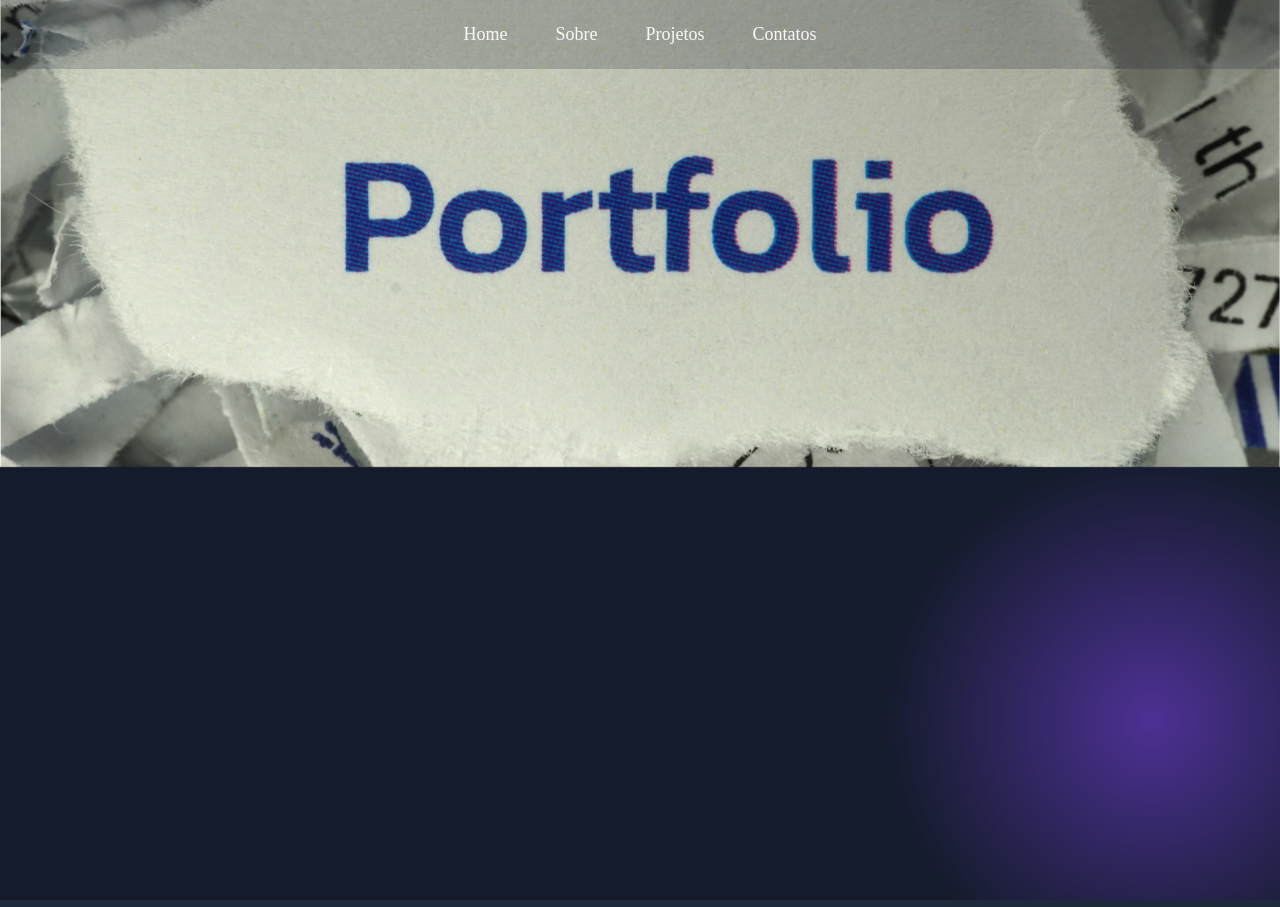
<file: index.html>
<!DOCTYPE html>
<html lang="en">

<head>
    <meta charset="UTF-8">
    <meta name="viewport" content="width=device-width, initial-scale=1.0">
    <link rel="stylesheet" href="style.css">
    <title>portifolio</title>
</head>

<body>

 <div class="particulas"></div>

    <main>

        <nav class="navegacao">
            <ul class="menu">
                <li><a href="index.html" class="menu-link">Home</a></li>
                <li><a href="sobre.html" class="menu-link">Sobre</a></li>
                <li><a href="projetos.html" class="menu-link">Projetos</a></li>
                <li><a href="contatos.html" class="menu-link">Contatos</a></li>
            </ul>
        </nav>


        <img src="./img/portfolio3.png" alt="banner-portifolio" class="banner">

        <a href="sobre.html">
            <div class="botão">
                <div class="container" style="
        --width: 200px;
        --height: 200px;
        --quantity: 10;
        ">

                    <div class="carrosel">
                        <div class="item" style="animation-delay: 1s;"><img src="./img/item1-1.png" alt=""></div>
                        <div class="item" style="animation-delay: 2s;"><img src="./img/item1-2.png" alt=""></div>
                        <div class="item" style="animation-delay: 3s;"><img src="./img/item1-3.png" alt=""></div>
                        <div class="item" style="animation-delay: 4s;"><img src="./img/item1-4.png" alt=""></div>
                        <div class="item" style="animation-delay: 5s;"><img src="./img/item1-5.png" alt=""></div>
                        <div class="item" style="animation-delay: 6s;"><img src="./img/item1-6.png" alt=""></div>
                        <div class="item" style="animation-delay: 7s;"><img src="./img/item1-7.png" alt=""></div>
                        <div class="item" style="animation-delay: 8s;"><img src="./img/item1-8.png" alt=""></div>
                        <div class="item" style="animation-delay: 9s;"><img src="./img/item1-9.png" alt=""></div>
                        <div class="item" style="animation-delay: 10s;"><img src="./img/item1-10.png" alt=""></div>
                    </div>
                </div>
            </div>

        </a>
        <a href="projetos.html">
            <div class="botão">
                <div class="container reverse" style="
        --width: 200px;
        --height: 200px;
        --quantity: 9;
        ">
                    <div class="carrosel">
                        <div class="item2" style="animation-delay: 1s;"><img src="./img/item2-1.png" alt=""></div>
                        <div class="item2" style="animation-delay: 2s;"><img src="./img/item2-2.png" alt=""></div>
                        <div class="item2" style="animation-delay: 3s;"><img src="./img/item2-3.png" alt=""></div>
                        <div class="item2" style="animation-delay: 4s;"><img src="./img/item2-4.png" alt=""></div>
                        <div class="item2" style="animation-delay: 5s;"><img src="./img/item2-5.png" alt=""></div>
                        <div class="item2" style="animation-delay: 6s;"><img src="./img/item2-6.png" alt=""></div>
                        <div class="item2" style="animation-delay: 7s;"><img src="./img/item2-7.png" alt=""></div>
                        <div class="item2" style="animation-delay: 8s;"><img src="./img/item2-8.png" alt=""></div>
                        <div class="item2" style="animation-delay: 9s;"><img src="./img/item2-9.png" alt=""></div>
                    </div>
                </div>
            </div>
        </a>
    </main>





</body>

</html>
</file>
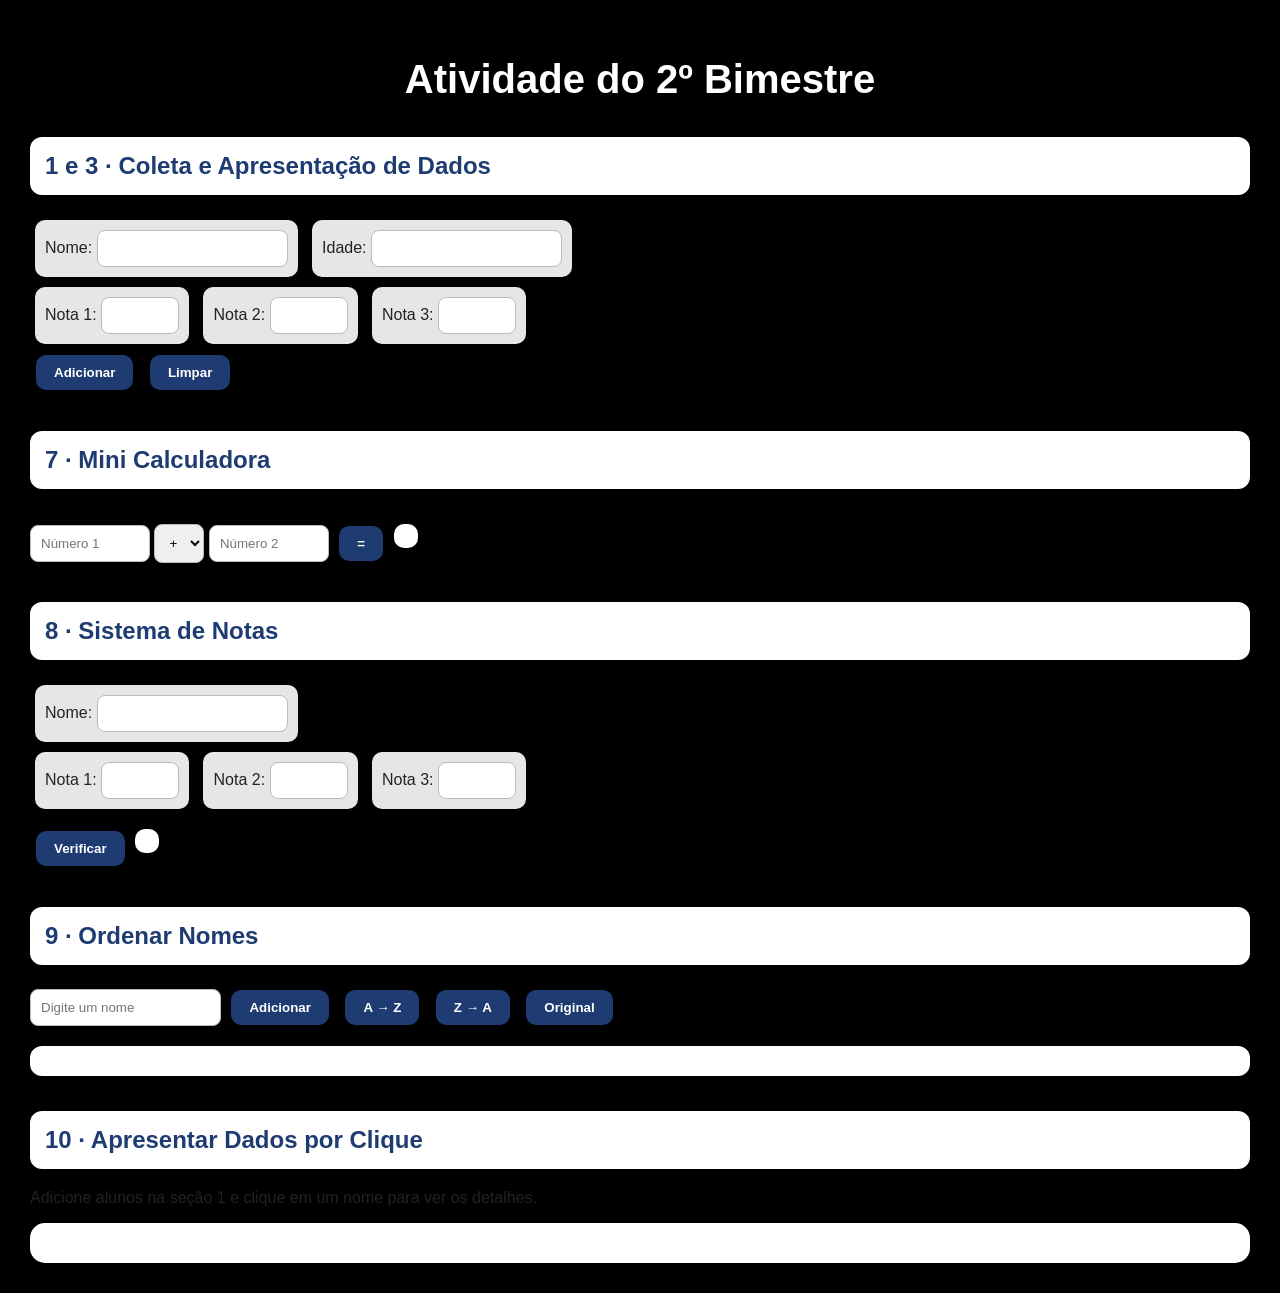
<file: Atividade2Bimestre.html>
<!DOCTYPE html>
<html lang="pt-BR">

<head>
  <meta charset="UTF-8" />
  <title>Atividades JS</title>
  <link rel="stylesheet" href="Atividade2Bimestre.css" />
  <script src="Atividade2Bimestre.js" defer></script>
</head>

<body>

  <h1>Atividade do 2º Bimestre</h1>

  <!-- ===== 1 & 3: COLETA E APRESENTAÇÃO ===== -->
  <h2>1 e 3 · Coleta e Apresentação de Dados</h2>

  <label>Nome: <input type="text" id="nome" /></label>
  <label>Idade: <input type="number" id="idade" /></label><br>
  <label>Nota 1: <input type="number" id="n1" min="0" max="10" step="0.1" /></label>
  <label>Nota 2: <input type="number" id="n2" min="0" max="10" step="0.1" /></label>
  <label>Nota 3: <input type="number" id="n3" min="0" max="10" step="0.1" /></label><br>
  <button onclick="adicionarAluno()">Adicionar</button>
  <button onclick="limparAlunos()">Limpar</button>

  <table id="tabela" style="display:none">
    <thead>
      <tr>
        <th>#</th>
        <th>Nome</th>
        <th>Idade</th>
        <th>Média</th>
        <th>Status</th>
        <th>Maioridade</th>
      </tr>
    </thead>
    <tbody id="corpo-tabela"></tbody>
  </table>

  <!-- ===== 7: CALCULADORA ===== -->
  <h2>7 · Mini Calculadora</h2>

  <input type="number" id="calc-a" placeholder="Número 1" style="width:120px" />
  <select id="calc-op">
    <option>+</option>
    <option>-</option>
    <option>*</option>
    <option>/</option>
  </select>
  <input type="number" id="calc-b" placeholder="Número 2" style="width:120px" />
  <button onclick="calcular()">=</button>
  <span id="calc-resultado" style="font-weight:bold; font-size:1.1rem;"></span>

  <!-- ===== 8: SISTEMA DE NOTAS ===== -->
  <h2>8 · Sistema de Notas</h2>

  <label>Nome: <input type="text" id="nota-nome" /></label><br>
  <label>Nota 1: <input type="number" id="nota-n1" min="0" max="10" step="0.1" /></label>
  <label>Nota 2: <input type="number" id="nota-n2" min="0" max="10" step="0.1" /></label>
  <label>Nota 3: <input type="number" id="nota-n3" min="0" max="10" step="0.1" /></label><br>
  <button onclick="verificarNota()">Verificar</button>
  <div id="resultado-notas"></div>

  <!-- ===== 9: ORDENAR NOMES ===== -->
  <h2>9 · Ordenar Nomes</h2>

  <input type="text" id="ord-nome" placeholder="Digite um nome" onkeydown="if(event.key==='Enter')addNome()" />
  <button onclick="addNome()">Adicionar</button>
  <button onclick="ordenar('az')">A → Z</button>
  <button onclick="ordenar('za')">Z → A</button>
  <button onclick="ordenar('orig')">Original</button>
  <div class="nomes" id="lista-nomes"></div>

  
  <h2>10 · Apresentar Dados por Clique</h2>
  <p>Adicione alunos na seção 1 e clique em um nome para ver os detalhes.</p>
  <div id="cards-clique"></div>



</body>

</html>
</file>
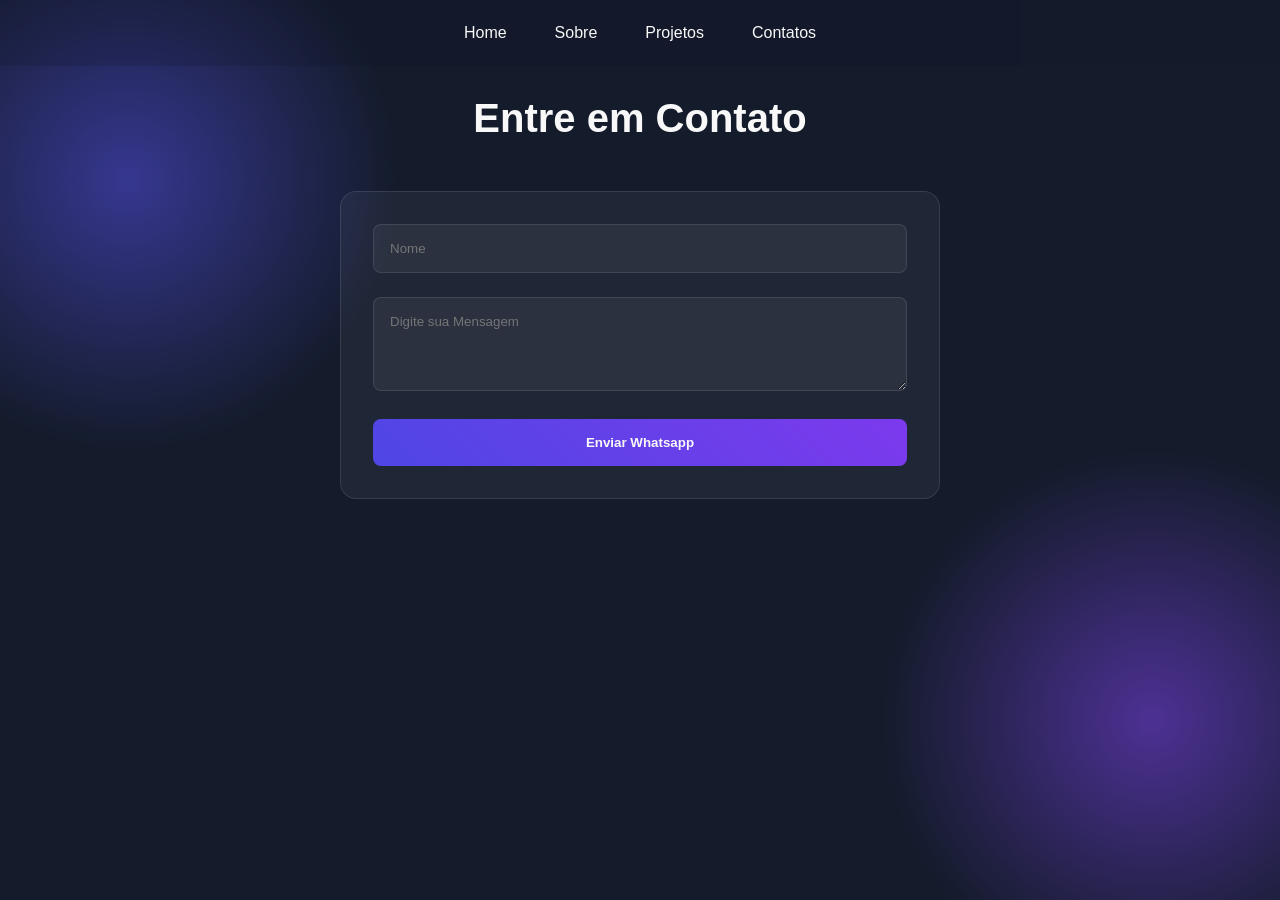
<file: contatos.html>
<!DOCTYPE html>
<html lang="en">

<head>
    <meta charset="UTF-8">
    <meta name="viewport" content="width=device-width, initial-scale=1.0">
    <title>Document</title>
    <link rel="stylesheet" href="index.css">
</head>

<body>

    <div class="particulas"></div>

    <nav class="navegacao">
        <ul class="menu">
            <li><a href="index.html" class="menu-link">Home</a></li>
            <li><a href="sobre.html" class="menu-link">Sobre</a></li>
            <li><a href="projetos.html" class="menu-link">Projetos</a></li>
            <li><a href="contatos.html" class="menu-link">Contatos</a></li>
        </ul>
    </nav>

    <section class="contato">
        <h2 class="contato-titulo">Entre em Contato</h2>
        <form class="formulario-contato" onsubmit="enviarWhats(event)">
            <div class="grupo-form">
                <input placeholder="Nome" class="campo-form" id="nome">
            </div>
            <div class="grupo-form">
                <textarea class="campo-form" placeholder="Digite sua Mensagem" id="mensagem" rows="4"></textarea>
            </div>

            <button type="submit" class="botao-form">Enviar Whatsapp</button>

        </form>
    </section>

    <script>
        function enviarWhats(event) {
            event.preventDefault()

            const nome = document.getElementById('nome').value;
            const mensagem = document.getElementById('mensagem').value;
            const telefone = '5584999223671'

            const texto = `Olá, meu nome é ${nome}, ${mensagem}`
            const msgFormada = encodeURIComponent(texto)

            const url = `https://wa.me/${telefone}?text=${msgFormada}`

            window.open(url, '_blank')
        }
    </script>

</body>

</html>
</file>
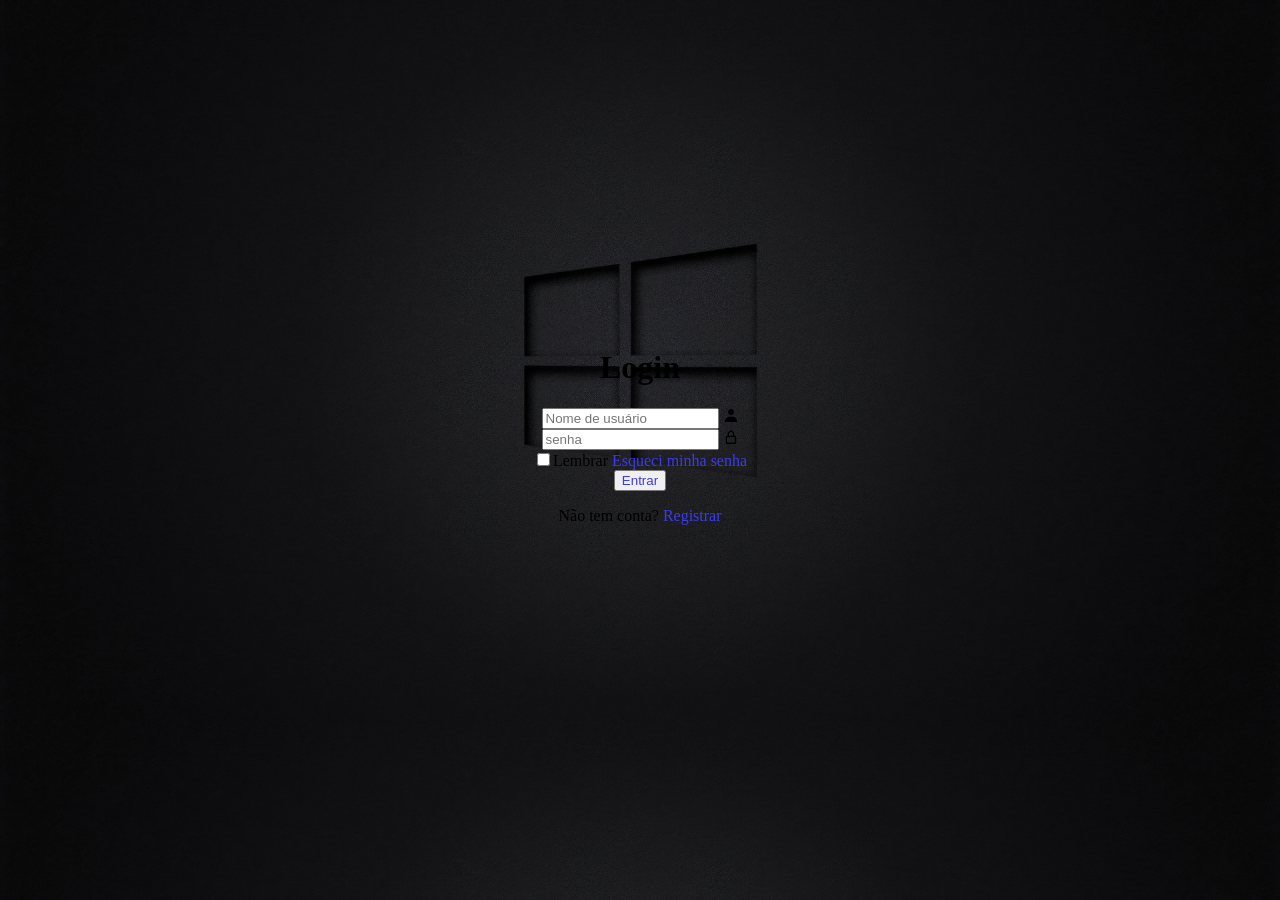
<file: login.html>
<!DOCTYPE html>
<html lang="en">
<head>
    <meta charset="UTF-8">  
    <meta name="viewport" content="width=device-width, initial-scale=1.0">
    <title>teste 01</title>
        <link href='https://unpkg.com/boxicons@2.1.4/css/boxicons.min.css' rel='stylesheet'>
        <link rel="stylesheet" href="login.css">

</head>
<body>

    <div class="formulario">
        <h1>Login</h1> 
        <form >
            <div class="nome">
                <input type="text" placeholder="Nome de usuário" required>
                <i class='bx bxs-user'></i>
            </div>

            <div class="nome">
                <input type="password" placeholder="senha" required>
                <i class='bx bx-lock-alt'></i>
            </div>

            <div>
                <label><input type="checkbox">Lembrar</label>
                <a href="">Esqueci minha senha</a>
            </div>
            
                <button type="submit"; href="https://github.com/">
                    <a href="https://github.com/">Entrar</a>
                </button>
            
                <p>Não tem conta? <a href="">Registrar</a></p>


        </form>
    </div>
</body>
</html>
</file>
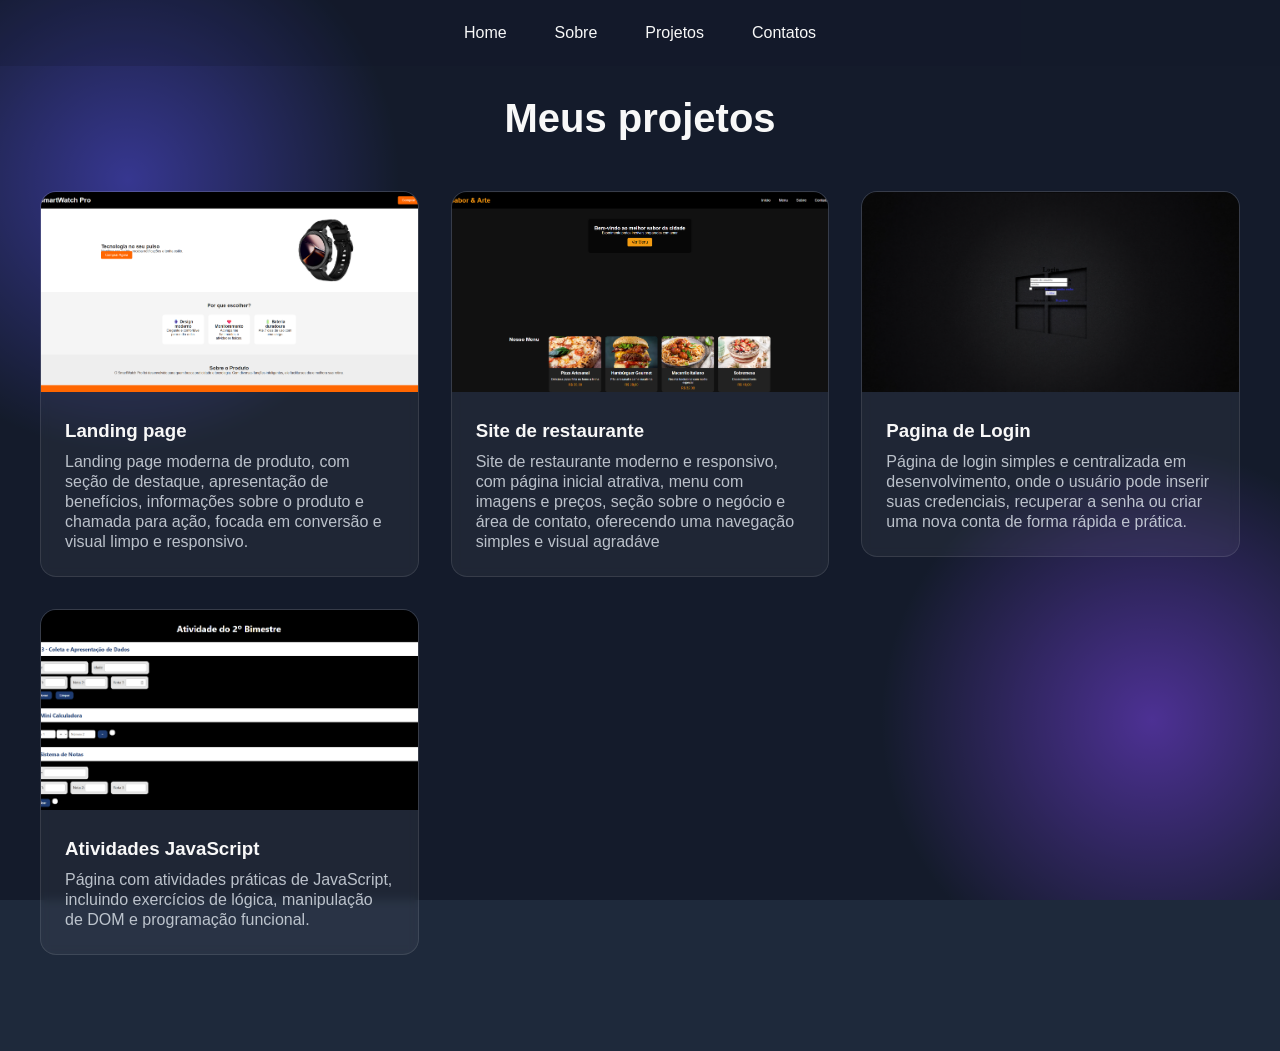
<file: projetos.html>
<!DOCTYPE html>
<html lang="en">

<head>
    <meta charset="UTF-8">
    <meta name="viewport" content="width=device-width, initial-scale=1.0">
    <title>Document</title>
    <link rel="stylesheet" href="index.css">
</head>

<body>

 <div class="particulas"></div>

    <nav class="navegacao">
        <ul class="menu">
            <li><a href="index.html" class="menu-link">Home</a></li>
            <li><a href="sobre.html" class="menu-link">Sobre</a></li>
            <li><a href="projetos.html" class="menu-link">Projetos</a></li>
            <li><a href="contatos.html" class="menu-link">Contatos</a></li>
        </ul>
    </nav>

    <section class="projetos">

        <h2 class="projetos-titulos">Meus projetos</h2>

        <div class="porjetos-caixa">

            <a href="page.html" class="link-projetos">
                <div class="projetos-card">
                    <img src="./img/smart.png" class="projetos-imagem"><img>
                    <div class="caixa-textos-projeto">
                        <h3 class="info-projetos">Landing page</h3>
                        <p class="paragrafo-projetos">Landing page moderna de produto, com seção de destaque,
                            apresentação
                            de benefícios, informações sobre o produto e chamada para ação, focada em conversão e visual
                            limpo e responsivo.</p>
                    </div>
                </div>
            </a>


            <a href="restaurante.html" class="link-projetos">
                <div class="projetos-card">
                    <img src="./img/Captura de tela 2026-04-12 095309.png " class="projetos-imagem"><img>
                    <div class="caixa-textos-projeto">
                        <h3 class="info-projetos">Site de restaurante</h3>
                        <p class="paragrafo-projetos">Site de restaurante moderno e responsivo, com página inicial
                            atrativa,
                            menu com imagens e preços, seção sobre o negócio e área de contato, oferecendo uma navegação
                            simples e visual agradáve </p>
                    </div>
                </div>
            </a>


            <a href="login.html" class="link-projetos">
                <div class="projetos-card">
                    <img src="./img/img.png" class="projetos-imagem"><img>
                    <div class="caixa-textos-projeto">
                        <h3 class="info-projetos">Pagina de Login</h3>
                        <p class="paragrafo-projetos">Página de login simples e centralizada em desenvolvimento, onde o
                            usuário pode inserir suas credenciais, recuperar a senha ou criar uma nova conta de forma
                            rápida e prática.</p>
                    </div>
                </div>
            </a>




            <a href="Atividade2Bimestre.html" class="link-projetos">
                <div class="projetos-card">                    <img src="./img/zeus.png" class="projetos-imagem"><img>
                    <div class="caixa-textos-projeto">
                        <h3 class="info-projetos">Atividades JavaScript</h3>
                        <p class="paragrafo-projetos">Página com atividades práticas de JavaScript, incluindo exercícios de lógica, manipulação de DOM e programação funcional.</p>
                    </div>
                </div>
            </a>
        </div>
    </section>

</body>

</html>
</file>
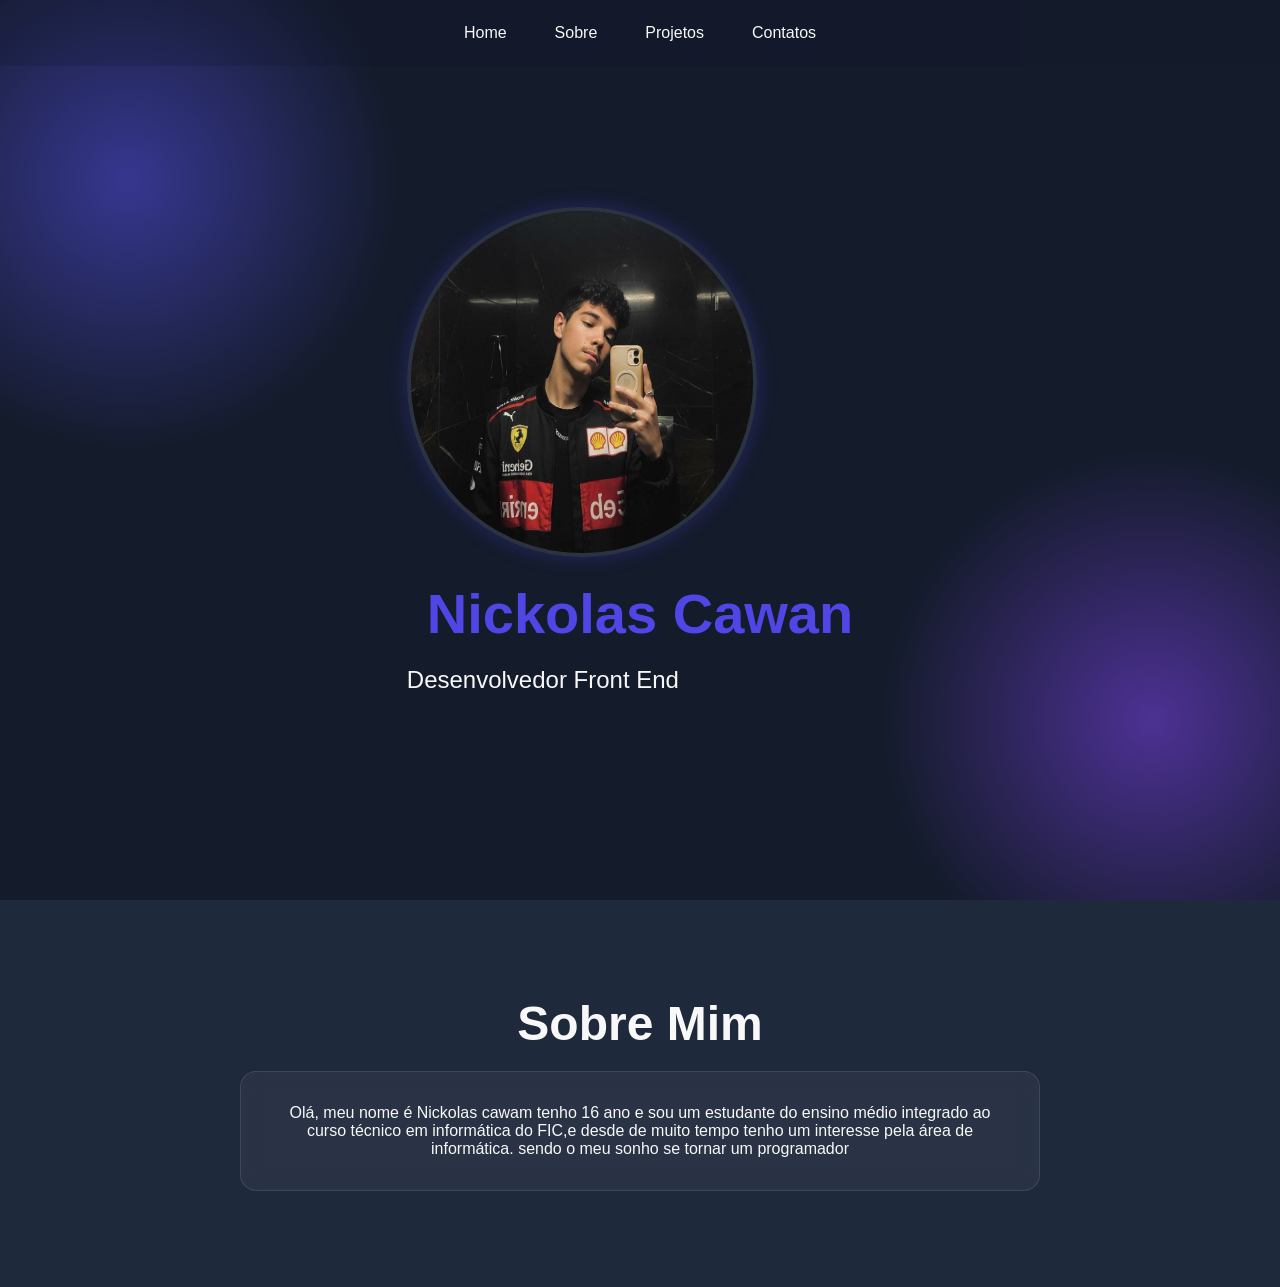
<file: sobre.html>
<!DOCTYPE html>
<html lang="en">

<head>
    <meta charset="UTF-8">
    <meta name="viewport" content="width=device-width, initial-scale=1.0">
    <title>Document</title>
    <link rel="stylesheet" href="index.css">
</head>

<body>

     <div class="particulas"></div>

    <nav class="navegacao">
        <ul class="menu">
            <li><a href="index.html" class="menu-link">Home</a></li>
            <li><a href="sobre.html" class="menu-link">Sobre</a></li>
            <li><a href="projetos.html" class="menu-link">Projetos</a></li>
            <li><a href="contatos.html" class="menu-link">Contatos</a></li>
        </ul>
    </nav>

    <main id="inicio" class="cabecalho">
        <div>
            <img src="./img/WhatsApp Image 2026-01-15 at 21.42.49.jpeg" alt="" class="foto-perfil">
            <h1>Nickolas Cawan</h1>
            <p class="cabecalho-sub-titulo">Desenvolvedor Front End</p>
        </div>
    </main>

    <section id="sobre" class="sobre">
        <h2 class="sobre-titulo">Sobre Mim</h2>
        <div class="sobre-caixa">
            <p class="sobre-paragrafo">
                Olá, meu nome é Nickolas cawam tenho 16 ano e sou um estudante do ensino médio integrado ao curso
                técnico em informática do FIC,e desde de muito tempo tenho um interesse pela área de informática. sendo
                o meu sonho se tornar um programador
            </p>
        </div>
    </section>

</body>

</html>
</file>
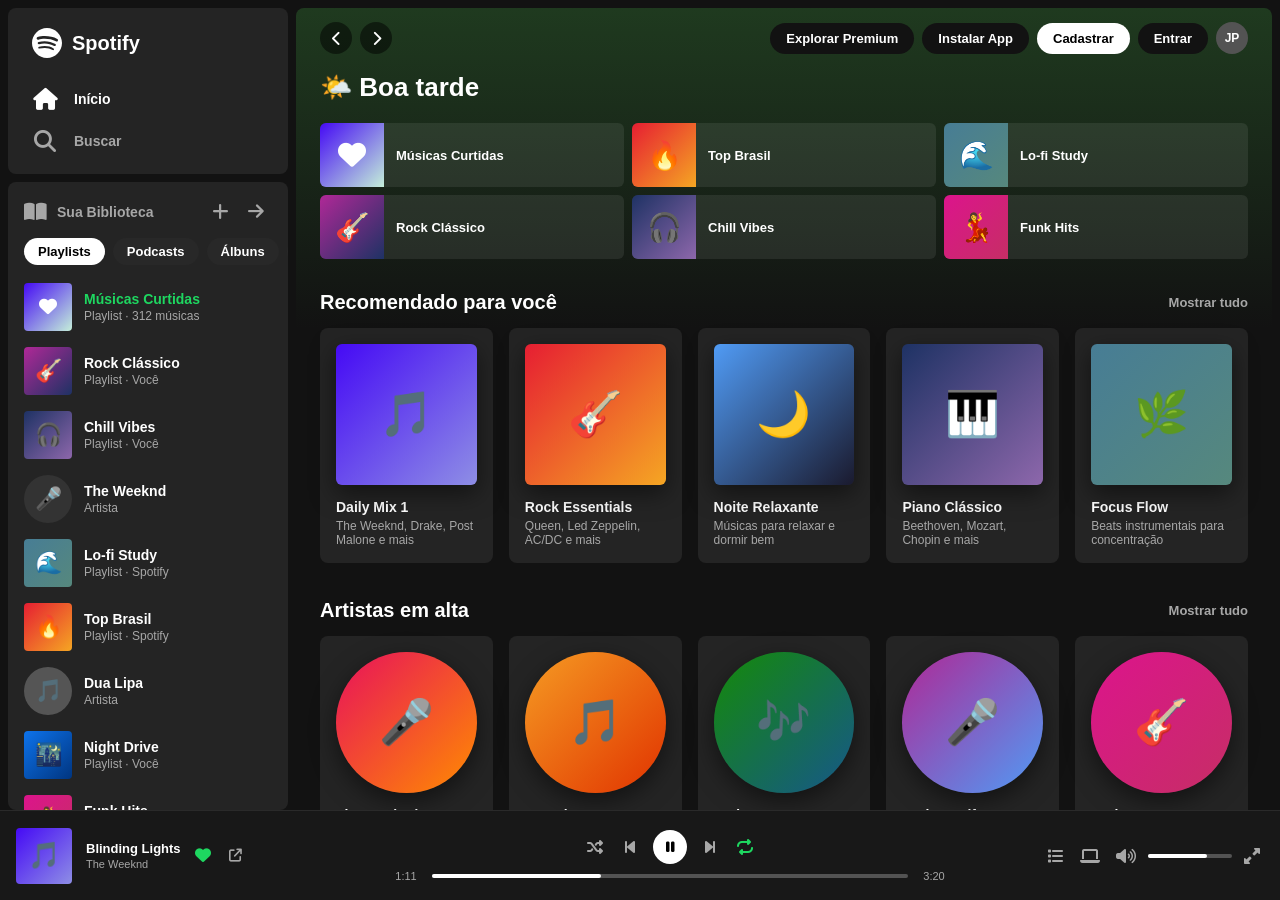
<file: spoty.html>
<!DOCTYPE html>
<html lang="pt-BR">
<head>
  <meta charset="UTF-8" />
  <meta name="viewport" content="width=device-width, initial-scale=1.0" />
  <title>Spotify Clone</title>
  <link rel="stylesheet" href="https://cdnjs.cloudflare.com/ajax/libs/font-awesome/6.5.0/css/all.min.css" />
  
  <style>
    * { margin: 0; padding: 0; box-sizing: border-box; }

    :root {
      --bg-base: #121212;
      --bg-elevated: #242424;
      --bg-elevated-h: #2a2a2a;
      --text-base: #fff;
      --text-sub: #a7a7a7;
      --green: #1ed760;
      --deco: #282828;
      --sidebar-w: 280px;
      --player-h: 90px;
    }

    body {
      font-family: 'Helvetica Neue', Helvetica, Arial, sans-serif;
      background: var(--bg-base);
      color: var(--text-base);
      height: 100vh;
      display: flex;
      flex-direction: column;
      overflow: hidden;
    }

    /* ── LAYOUT ── */
    .layout {
      display: flex;
      flex: 1;
      overflow: hidden;
      gap: 8px;
      padding: 8px 8px 0;
    }

    /* ── SIDEBAR ── */
    .sidebar {
      width: var(--sidebar-w);
      display: flex;
      flex-direction: column;
      gap: 8px;
      flex-shrink: 0;
    }

    .sidebar-top {
      background: var(--bg-elevated);
      border-radius: 8px;
      padding: 20px 12px 12px;
    }

    .logo {
      display: flex;
      align-items: center;
      gap: 10px;
      padding: 0 12px 20px;
      cursor: pointer;
    }

    .logo svg { width: 30px; height: 30px; fill: #fff; }
    .logo span { font-size: 20px; font-weight: 700; }

    .nav-item {
      display: flex;
      align-items: center;
      gap: 16px;
      padding: 10px 12px;
      border-radius: 6px;
      color: var(--text-sub);
      font-weight: 700;
      font-size: 14px;
      cursor: pointer;
      transition: color .2s;
      text-decoration: none;
    }
    .nav-item:hover, .nav-item.active { color: #fff; }
    .nav-item i { font-size: 22px; width: 26px; text-align: center; }

    /* ── LIBRARY ── */
    .library {
      background: var(--bg-elevated);
      border-radius: 8px;
      flex: 1;
      overflow: hidden;
      display: flex;
      flex-direction: column;
    }

    .lib-header {
      display: flex;
      align-items: center;
      justify-content: space-between;
      padding: 14px 16px 6px;
    }

    .lib-header-left {
      display: flex;
      align-items: center;
      gap: 10px;
      color: var(--text-sub);
      font-weight: 700;
      font-size: 14px;
      cursor: pointer;
    }
    .lib-header-left:hover { color: #fff; }
    .lib-header-left i { font-size: 20px; }

    .lib-actions { display: flex; gap: 4px; }

    .icon-btn {
      background: none;
      border: none;
      color: var(--text-sub);
      font-size: 18px;
      cursor: pointer;
      width: 32px; height: 32px;
      border-radius: 50%;
      display: flex; align-items: center; justify-content: center;
      transition: color .2s, background .2s;
    }
    .icon-btn:hover { color: #fff; background: rgba(255,255,255,.1); }

    .lib-filter {
      display: flex;
      gap: 8px;
      padding: 4px 16px 10px;
      overflow-x: auto;
    }
    .lib-filter::-webkit-scrollbar { display: none; }

    .chip {
      background: var(--deco);
      color: #fff;
      border: none;
      border-radius: 20px;
      padding: 6px 14px;
      font-size: 13px;
      font-weight: 600;
      cursor: pointer;
      white-space: nowrap;
      transition: background .2s;
    }
    .chip:hover { background: #333; }
    .chip.active { background: #fff; color: #000; }

    .lib-list {
      overflow-y: auto;
      flex: 1;
      padding: 0 8px 8px;
    }
    .lib-list::-webkit-scrollbar { width: 4px; }
    .lib-list::-webkit-scrollbar-thumb { background: rgba(255,255,255,.15); border-radius: 4px; }

    .lib-item {
      display: flex;
      align-items: center;
      gap: 12px;
      padding: 8px;
      border-radius: 6px;
      cursor: pointer;
      transition: background .2s;
    }
    .lib-item:hover { background: rgba(255,255,255,.07); }

    .lib-thumb {
      width: 48px; height: 48px;
      border-radius: 4px;
      display: flex; align-items: center; justify-content: center;
      font-size: 22px;
      flex-shrink: 0;
    }
    .lib-thumb.round { border-radius: 50%; }

    .lib-info { overflow: hidden; }

    .lib-name {
      font-size: 14px; font-weight: 600;
      white-space: nowrap; overflow: hidden; text-overflow: ellipsis;
    }
    .lib-name.green { color: var(--green); }

    .lib-sub {
      font-size: 12px; color: var(--text-sub);
      margin-top: 2px;
      white-space: nowrap; overflow: hidden; text-overflow: ellipsis;
    }

    /* ── MAIN ── */
    .main {
      flex: 1;
      background: linear-gradient(180deg, #1f3a1f 0%, var(--bg-base) 40%);
      border-radius: 8px;
      overflow-y: auto;
    }
    .main::-webkit-scrollbar { width: 6px; }
    .main::-webkit-scrollbar-thumb { background: rgba(255,255,255,.15); border-radius: 4px; }

    /* ── TOPBAR ── */
    .topbar {
      position: sticky; top: 0; z-index: 10;
      display: flex; align-items: center; justify-content: space-between;
      padding: 14px 24px;
    }

    .topbar-nav { display: flex; gap: 8px; }

    .top-btn {
      background: rgba(0,0,0,.5);
      border: none; color: #fff;
      width: 32px; height: 32px;
      border-radius: 50%; font-size: 15px;
      cursor: pointer;
      display: flex; align-items: center; justify-content: center;
      transition: background .2s;
    }
    .top-btn:hover { background: rgba(0,0,0,.7); }

    .topbar-right { display: flex; align-items: center; gap: 8px; }

    .pill {
      background: var(--bg-base);
      border: none; color: #fff;
      font-size: 13px; font-weight: 700;
      padding: 8px 16px;
      border-radius: 20px;
      cursor: pointer;
      transition: background .2s, transform .1s;
    }
    .pill:hover { background: #333; transform: scale(1.03); }
    .pill.white { background: #fff; color: #000; }
    .pill.white:hover { background: #e8e8e8; }

    .avatar {
      width: 32px; height: 32px;
      background: #535353;
      border-radius: 50%;
      display: flex; align-items: center; justify-content: center;
      font-size: 12px; font-weight: 700;
      cursor: pointer;
      transition: background .2s;
    }
    .avatar:hover { background: #666; }

    /* ── PAGE ── */
    .page { padding: 0 24px 32px; }

    h1.greeting { font-size: 26px; font-weight: 700; margin: 4px 0 20px; }

    .sec-title {
      font-size: 20px; font-weight: 700;
      margin-bottom: 14px;
      display: flex; justify-content: space-between; align-items: center;
    }
    .sec-title a {
      color: var(--text-sub); font-size: 13px; font-weight: 700;
      text-decoration: none;
    }
    .sec-title a:hover { color: #fff; text-decoration: underline; }

    /* ── QUICK GRID ── */
    .quick-grid {
      display: grid;
      grid-template-columns: repeat(3, 1fr);
      gap: 8px;
      margin-bottom: 32px;
    }

    .quick-item {
      background: rgba(255,255,255,.08);
      border-radius: 6px;
      display: flex; align-items: center; gap: 12px;
      cursor: pointer; overflow: hidden;
      transition: background .2s;
      position: relative;
    }
    .quick-item:hover { background: rgba(255,255,255,.15); }
    .quick-item:hover .q-play { opacity: 1; transform: translateY(0); }

    .quick-thumb {
      width: 64px; height: 64px;
      flex-shrink: 0;
      display: flex; align-items: center; justify-content: center;
      font-size: 28px;
    }

    .quick-label {
      font-size: 13px; font-weight: 700;
      flex: 1; padding-right: 4px;
    }

    .q-play {
      width: 40px; height: 40px;
      background: var(--green);
      border-radius: 50%;
      display: flex; align-items: center; justify-content: center;
      font-size: 16px; color: #000;
      margin-right: 12px;
      opacity: 0; transform: translateY(4px);
      transition: opacity .2s, transform .2s;
      box-shadow: 0 8px 24px rgba(0,0,0,.5);
      flex-shrink: 0;
    }

    /* ── CARDS GRID ── */
    .cards-grid {
      display: grid;
      grid-template-columns: repeat(5, 1fr);
      gap: 16px;
      margin-bottom: 36px;
    }

    .card {
      background: var(--bg-elevated);
      border-radius: 8px;
      padding: 16px;
      cursor: pointer;
      transition: background .2s;
      position: relative;
    }
    .card:hover { background: var(--bg-elevated-h); }
    .card:hover .c-play { opacity: 1; transform: translateY(0); }

    .card-thumb {
      width: 100%; aspect-ratio: 1;
      border-radius: 6px;
      margin-bottom: 14px;
      display: flex; align-items: center; justify-content: center;
      font-size: 44px;
      position: relative;
      box-shadow: 0 8px 24px rgba(0,0,0,.5);
      overflow: hidden;
    }
    .card-thumb.round { border-radius: 50%; }

    .c-play {
      position: absolute; bottom: 8px; right: 8px;
      width: 48px; height: 48px;
      background: var(--green);
      border-radius: 50%;
      display: flex; align-items: center; justify-content: center;
      font-size: 20px; color: #000;
      opacity: 0; transform: translateY(8px);
      transition: opacity .2s, transform .2s;
      box-shadow: 0 8px 24px rgba(0,0,0,.5);
    }

    .card-name {
      font-size: 14px; font-weight: 700;
      margin-bottom: 4px;
      white-space: nowrap; overflow: hidden; text-overflow: ellipsis;
    }

    .card-desc {
      font-size: 12px; color: var(--text-sub);
      display: -webkit-box;
      -webkit-line-clamp: 2;
      -webkit-box-orient: vertical;
      overflow: hidden;
    }

    /* Gradients */
    .g1 { background: linear-gradient(135deg,#450af5,#8e8ee5); }
    .g2 { background: linear-gradient(135deg,#e61e32,#f5a623); }
    .g3 { background: linear-gradient(135deg,#509bf5,#1a1a2e); }
    .g4 { background: linear-gradient(135deg,#1e3264,#8d67ab); }
    .g5 { background: linear-gradient(135deg,#477d95,#56887d); }
    .g6 { background: linear-gradient(135deg,#e8115b,#ff8c00); }
    .g7 { background: linear-gradient(135deg,#f59b23,#e13300); }
    .g8 { background: linear-gradient(135deg,#148a08,#16578a); }
    .g9 { background: linear-gradient(135deg,#af2896,#509bf5); }
    .g10 { background: linear-gradient(135deg,#dc148c,#c62e65); }
    .g11 { background: linear-gradient(135deg,#b02897,#1e3264); }
    .g12 { background: linear-gradient(135deg,#0d73ec,#003580); }

    /* ── PLAYER ── */
    .player {
      height: var(--player-h);
      background: #181818;
      border-top: 1px solid #2a2a2a;
      display: flex; align-items: center;
      padding: 0 16px; gap: 16px;
      flex-shrink: 0;
    }

    .p-left {
      display: flex; align-items: center; gap: 14px;
      width: 280px; min-width: 180px;
    }

    .p-thumb {
      width: 56px; height: 56px;
      border-radius: 4px;
      display: flex; align-items: center; justify-content: center;
      font-size: 26px; flex-shrink: 0;
    }

    .p-info { overflow: hidden; }

    .p-name {
      font-size: 13px; font-weight: 600;
      white-space: nowrap; overflow: hidden; text-overflow: ellipsis;
      cursor: pointer;
    }
    .p-name:hover { text-decoration: underline; }

    .p-artist {
      font-size: 11px; color: var(--text-sub);
      margin-top: 2px;
      white-space: nowrap; overflow: hidden; text-overflow: ellipsis;
      cursor: pointer;
    }
    .p-artist:hover { text-decoration: underline; color: #fff; }

    .p-like {
      font-size: 16px; color: var(--text-sub);
      cursor: pointer; flex-shrink: 0;
      transition: color .2s, transform .15s;
      border: none; background: none;
    }
    .p-like:hover { color: #fff; transform: scale(1.1); }
    .p-like.liked { color: var(--green); }

    .p-center {
      flex: 1;
      display: flex; flex-direction: column; align-items: center; gap: 6px;
    }

    .p-controls {
      display: flex; align-items: center; gap: 14px;
    }

    .ctrl {
      background: none; border: none;
      color: var(--text-sub); font-size: 16px;
      cursor: pointer; padding: 4px;
      border-radius: 50%;
      display: flex; align-items: center; justify-content: center;
      transition: color .2s, transform .15s;
    }
    .ctrl:hover { color: #fff; transform: scale(1.07); }
    .ctrl.on { color: var(--green); }

    .play-btn {
      background: #fff; color: #000;
      width: 34px; height: 34px;
      border-radius: 50%; border: none;
      font-size: 14px; cursor: pointer;
      display: flex; align-items: center; justify-content: center;
      transition: transform .15s, background .2s;
    }
    .play-btn:hover { transform: scale(1.07); background: #ddd; }

    .p-bar {
      display: flex; align-items: center; gap: 10px;
      width: 100%; max-width: 560px;
    }

    .p-time {
      font-size: 11px; color: var(--text-sub);
      width: 32px; text-align: center; flex-shrink: 0;
    }

    .track-bar {
      flex: 1; height: 4px;
      background: #535353;
      border-radius: 2px; cursor: pointer; position: relative;
    }
    .track-fill {
      height: 100%; background: #fff;
      border-radius: 2px; width: 35%; position: relative;
      transition: background .2s;
    }
    .track-bar:hover .track-fill { background: var(--green); }
    .track-dot {
      width: 12px; height: 12px; background: #fff;
      border-radius: 50%;
      position: absolute; right: -6px; top: 50%;
      transform: translateY(-50%);
      opacity: 0; transition: opacity .2s;
    }
    .track-bar:hover .track-dot { opacity: 1; }

    .p-right {
      display: flex; align-items: center; gap: 8px;
      width: 220px; justify-content: flex-end; min-width: 160px;
    }

    .vol-bar {
      width: 90px; height: 4px;
      background: #535353; border-radius: 2px;
      cursor: pointer; position: relative;
    }
    .vol-fill {
      height: 100%; background: #fff; border-radius: 2px; width: 70%;
      transition: background .2s; position: relative;
    }
    .vol-bar:hover .vol-fill { background: var(--green); }
    .vol-dot {
      width: 12px; height: 12px; background: #fff;
      border-radius: 50%;
      position: absolute; right: -6px; top: 50%;
      transform: translateY(-50%);
      opacity: 0; transition: opacity .2s;
    }
    .vol-bar:hover .vol-dot { opacity: 1; }
  </style>
</head>
<body>

<div class="layout">

  <!-- ── SIDEBAR ── -->
  <aside class="sidebar">

    <div class="sidebar-top">
      <div class="logo">
        <svg viewBox="0 0 24 24"><path d="M12 0C5.4 0 0 5.4 0 12s5.4 12 12 12 12-5.4 12-12S18.66 0 12 0zm5.521 17.34c-.24.359-.66.48-1.021.24-2.82-1.74-6.36-2.101-10.561-1.141-.418.122-.779-.179-.899-.539-.12-.421.18-.78.54-.9 4.56-1.021 8.52-.6 11.64 1.32.42.18.479.659.301 1.02zm1.44-3.3c-.301.42-.841.6-1.262.3-3.239-1.98-8.159-2.58-11.939-1.38-.479.12-1.02-.12-1.14-.6-.12-.48.12-1.021.6-1.141C9.6 9.9 15 10.561 18.72 12.84c.361.181.54.78.241 1.2zm.12-3.36C15.24 8.4 8.82 8.16 5.16 9.301c-.6.179-1.2-.181-1.38-.721-.18-.601.18-1.2.72-1.381 4.26-1.26 11.28-1.02 15.721 1.621.539.3.719 1.02.419 1.56-.299.421-1.02.599-1.559.3z"/></svg>
        <span>Spotify</span>
      </div>
      <nav>
        <a class="nav-item active" href="#"><i class="fa-solid fa-house"></i> Início</a>
        <a class="nav-item" href="#"><i class="fa-solid fa-magnifying-glass"></i> Buscar</a>
      </nav>
    </div>

    <div class="library">
      <div class="lib-header">
        <div class="lib-header-left">
          <i class="fa-solid fa-book-open"></i>
          <span>Sua Biblioteca</span>
        </div>
        <div class="lib-actions">
          <button class="icon-btn"><i class="fa-solid fa-plus"></i></button>
          <button class="icon-btn"><i class="fa-solid fa-arrow-right"></i></button>
        </div>
      </div>

      <div class="lib-filter">
        <button class="chip active">Playlists</button>
        <button class="chip">Podcasts</button>
        <button class="chip">Álbuns</button>
        <button class="chip">Artistas</button>
      </div>

      <div class="lib-list">
        <!-- Liked Songs -->
        <div class="lib-item">
          <div class="lib-thumb" style="background:linear-gradient(135deg,#450af5,#c4efd9)">
            <i class="fa-solid fa-heart" style="color:#fff;font-size:18px"></i>
          </div>
          <div class="lib-info">
            <div class="lib-name green">Músicas Curtidas</div>
            <div class="lib-sub">Playlist · 312 músicas</div>
          </div>
        </div>
        <div class="lib-item">
          <div class="lib-thumb g11">🎸</div>
          <div class="lib-info"><div class="lib-name">Rock Clássico</div><div class="lib-sub">Playlist · Você</div></div>
        </div>
        <div class="lib-item">
          <div class="lib-thumb g4">🎧</div>
          <div class="lib-info"><div class="lib-name">Chill Vibes</div><div class="lib-sub">Playlist · Você</div></div>
        </div>
        <div class="lib-item">
          <div class="lib-thumb round" style="background:#333">🎤</div>
          <div class="lib-info"><div class="lib-name">The Weeknd</div><div class="lib-sub">Artista</div></div>
        </div>
        <div class="lib-item">
          <div class="lib-thumb g5">🌊</div>
          <div class="lib-info"><div class="lib-name">Lo-fi Study</div><div class="lib-sub">Playlist · Spotify</div></div>
        </div>
        <div class="lib-item">
          <div class="lib-thumb g2">🔥</div>
          <div class="lib-info"><div class="lib-name">Top Brasil</div><div class="lib-sub">Playlist · Spotify</div></div>
        </div>
        <div class="lib-item">
          <div class="lib-thumb round" style="background:#555">🎵</div>
          <div class="lib-info"><div class="lib-name">Dua Lipa</div><div class="lib-sub">Artista</div></div>
        </div>
        <div class="lib-item">
          <div class="lib-thumb g12">🌃</div>
          <div class="lib-info"><div class="lib-name">Night Drive</div><div class="lib-sub">Playlist · Você</div></div>
        </div>
        <div class="lib-item">
          <div class="lib-thumb g10">💃</div>
          <div class="lib-info"><div class="lib-name">Funk Hits</div><div class="lib-sub">Playlist · Spotify</div></div>
        </div>
        <div class="lib-item">
          <div class="lib-thumb g8">💪</div>
          <div class="lib-info"><div class="lib-name">Workout Mix</div><div class="lib-sub">Playlist · Você</div></div>
        </div>
        <div class="lib-item">
          <div class="lib-thumb round" style="background:#404040">🎹</div>
          <div class="lib-info"><div class="lib-name">Coldplay</div><div class="lib-sub">Artista</div></div>
        </div>
        <div class="lib-item">
          <div class="lib-thumb g9">🎸</div>
          <div class="lib-info"><div class="lib-name">Pop Português</div><div class="lib-sub">Playlist · Spotify</div></div>
        </div>
      </div>
    </div>

  </aside>

  <!-- ── MAIN ── -->
  <main class="main">

    <div class="topbar">
      <div class="topbar-nav">
        <button class="top-btn"><i class="fa-solid fa-chevron-left"></i></button>
        <button class="top-btn"><i class="fa-solid fa-chevron-right"></i></button>
      </div>
      <div class="topbar-right">
        <button class="pill">Explorar Premium</button>
        <button class="pill">Instalar App</button>
        <button class="pill white">Cadastrar</button>
        <button class="pill">Entrar</button>
        <div class="avatar">JP</div>
      </div>
    </div>

    <div class="page">
      <h1 class="greeting">🌤️ Boa tarde</h1>

      <!-- Quick picks -->
      <div class="quick-grid">
        <div class="quick-item">
          <div class="quick-thumb" style="background:linear-gradient(135deg,#450af5,#c4efd9)"><i class="fa-solid fa-heart" style="color:#fff"></i></div>
          <span class="quick-label">Músicas Curtidas</span>
          <div class="q-play"><i class="fa-solid fa-play"></i></div>
        </div>
        <div class="quick-item">
          <div class="quick-thumb g2">🔥</div>
          <span class="quick-label">Top Brasil</span>
          <div class="q-play"><i class="fa-solid fa-play"></i></div>
        </div>
        <div class="quick-item">
          <div class="quick-thumb g5">🌊</div>
          <span class="quick-label">Lo-fi Study</span>
          <div class="q-play"><i class="fa-solid fa-play"></i></div>
        </div>
        <div class="quick-item">
          <div class="quick-thumb g11">🎸</div>
          <span class="quick-label">Rock Clássico</span>
          <div class="q-play"><i class="fa-solid fa-play"></i></div>
        </div>
        <div class="quick-item">
          <div class="quick-thumb g4">🎧</div>
          <span class="quick-label">Chill Vibes</span>
          <div class="q-play"><i class="fa-solid fa-play"></i></div>
        </div>
        <div class="quick-item">
          <div class="quick-thumb g10">💃</div>
          <span class="quick-label">Funk Hits</span>
          <div class="q-play"><i class="fa-solid fa-play"></i></div>
        </div>
      </div>

      <!-- Recommended -->
      <div class="sec-title">Recomendado para você <a href="#">Mostrar tudo</a></div>
      <div class="cards-grid">
        <div class="card">
          <div class="card-thumb g1">🎵<div class="c-play"><i class="fa-solid fa-play"></i></div></div>
          <div class="card-name">Daily Mix 1</div>
          <div class="card-desc">The Weeknd, Drake, Post Malone e mais</div>
        </div>
        <div class="card">
          <div class="card-thumb g2">🎸<div class="c-play"><i class="fa-solid fa-play"></i></div></div>
          <div class="card-name">Rock Essentials</div>
          <div class="card-desc">Queen, Led Zeppelin, AC/DC e mais</div>
        </div>
        <div class="card">
          <div class="card-thumb g3">🌙<div class="c-play"><i class="fa-solid fa-play"></i></div></div>
          <div class="card-name">Noite Relaxante</div>
          <div class="card-desc">Músicas para relaxar e dormir bem</div>
        </div>
        <div class="card">
          <div class="card-thumb g4">🎹<div class="c-play"><i class="fa-solid fa-play"></i></div></div>
          <div class="card-name">Piano Clássico</div>
          <div class="card-desc">Beethoven, Mozart, Chopin e mais</div>
        </div>
        <div class="card">
          <div class="card-thumb g5">🌿<div class="c-play"><i class="fa-solid fa-play"></i></div></div>
          <div class="card-name">Focus Flow</div>
          <div class="card-desc">Beats instrumentais para concentração</div>
        </div>
      </div>

      <!-- Top Artists -->
      <div class="sec-title">Artistas em alta <a href="#">Mostrar tudo</a></div>
      <div class="cards-grid">
        <div class="card">
          <div class="card-thumb round g6">🎤<div class="c-play"><i class="fa-solid fa-play"></i></div></div>
          <div class="card-name">The Weeknd</div>
          <div class="card-desc">Artista</div>
        </div>
        <div class="card">
          <div class="card-thumb round g7">🎵<div class="c-play"><i class="fa-solid fa-play"></i></div></div>
          <div class="card-name">Dua Lipa</div>
          <div class="card-desc">Artista</div>
        </div>
        <div class="card">
          <div class="card-thumb round g8">🎶<div class="c-play"><i class="fa-solid fa-play"></i></div></div>
          <div class="card-name">Bad Bunny</div>
          <div class="card-desc">Artista</div>
        </div>
        <div class="card">
          <div class="card-thumb round g9">🎤<div class="c-play"><i class="fa-solid fa-play"></i></div></div>
          <div class="card-name">Taylor Swift</div>
          <div class="card-desc">Artista</div>
        </div>
        <div class="card">
          <div class="card-thumb round g10">🎸<div class="c-play"><i class="fa-solid fa-play"></i></div></div>
          <div class="card-name">Drake</div>
          <div class="card-desc">Artista</div>
        </div>
      </div>

      <!-- Recently Played -->
      <div class="sec-title">Tocadas Recentemente <a href="#">Mostrar tudo</a></div>
      <div class="cards-grid">
        <div class="card">
          <div class="card-thumb g9">🌃<div class="c-play"><i class="fa-solid fa-play"></i></div></div>
          <div class="card-name">Night Drive</div>
          <div class="card-desc">Playlist curada para dirigir à noite</div>
        </div>
        <div class="card">
          <div class="card-thumb g8">💪<div class="c-play"><i class="fa-solid fa-play"></i></div></div>
          <div class="card-name">Workout Mix</div>
          <div class="card-desc">As melhores batidas para treinar</div>
        </div>
        <div class="card">
          <div class="card-thumb g7">🎙️<div class="c-play"><i class="fa-solid fa-play"></i></div></div>
          <div class="card-name">Funk Hits 2024</div>
          <div class="card-desc">Os maiores funks do Brasil</div>
        </div>
        <div class="card">
          <div class="card-thumb g1">🎶<div class="c-play"><i class="fa-solid fa-play"></i></div></div>
          <div class="card-name">Pop Internacional</div>
          <div class="card-desc">Os maiores hits do pop mundial</div>
        </div>
        <div class="card">
          <div class="card-thumb g3">🏖️<div class="c-play"><i class="fa-solid fa-play"></i></div></div>
          <div class="card-name">Verão Sempre</div>
          <div class="card-desc">Playlist tropical para qualquer hora</div>
        </div>
      </div>
    </div>
  </main>

</div>

<!-- ── PLAYER BAR ── -->
<footer class="player">

  <div class="p-left">
    <div class="p-thumb g1">🎵</div>
    <div class="p-info">
      <div class="p-name">Blinding Lights</div>
      <div class="p-artist">The Weeknd</div>
    </div>
    <button class="p-like liked" id="likeBtn" onclick="toggleLike()">
      <i class="fa-solid fa-heart"></i>
    </button>
    <button class="ctrl" style="font-size:13px"><i class="fa-solid fa-arrow-up-right-from-square"></i></button>
  </div>

  <div class="p-center">
    <div class="p-controls">
      <button class="ctrl" title="Aleatório"><i class="fa-solid fa-shuffle"></i></button>
      <button class="ctrl" title="Anterior"><i class="fa-solid fa-backward-step"></i></button>
      <button class="play-btn" id="playBtn" onclick="togglePlay()" title="Pausar/Play">
        <i class="fa-solid fa-pause" id="playIcon"></i>
      </button>
      <button class="ctrl" title="Próxima"><i class="fa-solid fa-forward-step"></i></button>
      <button class="ctrl on" title="Repetir"><i class="fa-solid fa-repeat"></i></button>
    </div>
    <div class="p-bar">
      <span class="p-time" id="curTime">1:23</span>
      <div class="track-bar" id="trackBar" onclick="seek(event)">
        <div class="track-fill" id="trackFill">
          <div class="track-dot"></div>
        </div>
      </div>
      <span class="p-time">3:20</span>
    </div>
  </div>

  <div class="p-right">
    <button class="ctrl"><i class="fa-solid fa-list"></i></button>
    <button class="ctrl"><i class="fa-solid fa-laptop"></i></button>
    <button class="ctrl"><i class="fa-solid fa-volume-high"></i></button>
    <div class="vol-bar">
      <div class="vol-fill"><div class="vol-dot"></div></div>
    </div>
    <button class="ctrl"><i class="fa-solid fa-up-right-and-down-left-from-center"></i></button>
  </div>

</footer>

<script>
  // Chips toggle
  document.querySelectorAll('.chip').forEach(c => {
    c.addEventListener('click', () => {
      document.querySelectorAll('.chip').forEach(x => x.classList.remove('active'));
      c.classList.add('active');
    });
  });

  // Play/Pause
  let playing = true;
  function togglePlay() {
    const icon = document.getElementById('playIcon');
    playing = !playing;
    icon.className = playing ? 'fa-solid fa-pause' : 'fa-solid fa-play';
  }

  // Like
  function toggleLike() {
    const btn = document.getElementById('likeBtn');
    const icon = btn.querySelector('i');
    btn.classList.toggle('liked');
    if (btn.classList.contains('liked')) {
      icon.className = 'fa-solid fa-heart';
    } else {
      icon.className = 'fa-regular fa-heart';
    }
  }

  // Seek
  function seek(e) {
    const bar = document.getElementById('trackBar');
    const rect = bar.getBoundingClientRect();
    const pct = Math.max(0, Math.min(1, (e.clientX - rect.left) / rect.width));
    document.getElementById('trackFill').style.width = (pct * 100) + '%';
    const total = 200;
    const cur = Math.floor(pct * total);
    document.getElementById('curTime').textContent =
      Math.floor(cur/60) + ':' + String(cur%60).padStart(2,'0');
  }

  // Auto progress
  let pct = 0.35, totalSecs = 200;
  setInterval(() => {
    if (!playing) return;
    pct = (pct + 1/totalSecs) % 1;
    document.getElementById('trackFill').style.width = (pct * 100) + '%';
    const cur = Math.floor(pct * totalSecs);
    document.getElementById('curTime').textContent =
      Math.floor(cur/60) + ':' + String(cur%60).padStart(2,'0');
  }, 1000);
</script>

</body>
</html>
</file>
<file: style.css>
*{
margin:0 ;
padding: 0;
box-sizing: border-box;
}
body{
    background-color: var(--escuro);
    color: var(--claro);
    max-width: 100%;
    overflow-x: hidden;
}

main{
    display: flex;
    flex-direction: column;
    gap: 0px;
    width: 100%;
}

.container{
    width:100% ;
    height:var(--height);
}

.carrossel{
width: 100%;
display: flex;
position: relative;
}

.item{
width:var(--width);
height: var(--height);
position: absolute;
left:100% ;
animation: autoRun 10s linear infinite;
cursor: pointer;
padding: 0;
margin: 0;
}

.item2{
width:var(--width);
height: var(--height);
position: absolute;
left:100% ;
animation: autoRun 9s linear infinite;
cursor: pointer;
padding: 0;
margin: 0;
}

.container.reverse .item{
    animation: reverseRun 10s linear infinite;

}

.container.reverse .item2{
    animation: reverseRun 9s linear infinite;

}

.item img{
    width: 100%;
}

.item2 img{
    width:100%;
}

@keyframes autoRun {
    from{
        left: 100%;
    }
    to{
      left: -50px;  
    }
}

@keyframes reverseRun {
 from{
        left: -200px;
    }
    to{
      left: 100%;  
    }

}

.banner{
    padding: 0;
    margin: 0;
    display: flex;
}

.botão{
cursor: pointer;
transition: transform 0.3s ease, background-color 0.3s ease;


}

.botão:hover{
    transform: scale(1.2);
}


a{    
text-decoration: none;
color: white;
font-size: 18px;
padding: 10px;
}

@media (max-width: 600px) {
    .carrossel {
        flex-direction: column;
        align-items: center;
    }
    
    .item, .item2 {
        margin-bottom: 10px;
        
    }

    .item{
margin-left: 2remx  ;

    }

}

.navegacao {
    position: fixed;
    top: 0;
    background-color: rgba(15, 23, 42, 0.2);
    width: 100%;
    z-index: 100;
    padding: 1.5rem;
}

.menu{
    display: flex;
    justify-content: center;
    list-style: none;
    gap: 3rem;
}

.menu-link{
    text-decoration: none;
    color: var(--claro);
    font-weight: 500;
    position: relative;
    padding:0.5rem 0;
}

.menu-link::after{
    content: '';
    height: 2px;
    width: 0;
    position: absolute;
    bottom: 0;
    left: 0; 
    background: linear-gradient(90deg, var(--primaria), var(--secundaria));
    transition: width 0.5s ease;
}

.menu-link:hover::after{

    width: 100%;
}

.cabecalho{
    min-height: 100vh;
    
}

:root {
  --primaria:#4f46e5;
  --secundaria:#7c3aed;
  --escuro:#1e293b;
  --claro:#f8f8f8;
  --maisEscuro:#0a0f1c;
  --vidro: rgba(255,255,255,0.1);
}


.particulas {
    position: fixed;
    top: 0;
    left: 0;
    width: 100%;
    height: 100%;
    z-index: -1;
    opacity: 0.5;
    background:
        radial-gradient(circle at 10% 20%, var(--primaria) 0%, transparent 20%),
        radial-gradient(circle at 90% 80%, var(--secundaria) 0%, transparent 20%),
        var(--maisEscuro);
}
</file>
<file: Atividade2Bimestre.css>
* {
    box-sizing: border-box;
}

body {
    font-family: "Segoe UI", Arial, sans-serif;
    background:linear-gradient(135deg, #000000, #000000);
    margin: 0;
    padding: 30px;
    color: #222;
}

body {
    min-height: 100vh;
}

h1 {
    text-align: center;
    color: white;
    font-size: 2.5rem;
    margin-bottom: 35px;
}

h2 {
    background: white;
    padding: 15px;
    border-radius: 12px;
    margin-top: 35px;
    color: #1e3c72;
    box-shadow: 0 5px 15px rgba(0,0,0,.2);
}

label {
    display: inline-block;
    background: rgba(255,255,255,.9);
    padding: 10px;
    margin: 5px;
    border-radius: 10px;
}

input, select {
    padding: 10px;
    border-radius: 8px;
    border: 1px solid #bbb;
    outline: none;
    transition: .3s;
}

input:focus,
select:focus {
    border-color: #2a5298;
    box-shadow: 0 0 8px #2a5298;
}

button {
    background: #1e3c72;
    color: white;
    border: none;
    padding: 10px 18px;
    margin: 6px;
    border-radius: 10px;
    cursor: pointer;
    font-weight: bold;
    transition: .3s;
}

button:hover {
    background: #ff9800;
    transform: translateY(-2px);
}

table {
    width: 100%;
    margin-top: 20px;
    border-collapse: collapse;
    background: white;
    border-radius: 12px;
    overflow: hidden;
}

th {
    background: #1e3c72;
    color: white;
    padding: 12px;
}

td {
    padding: 12px;
    text-align: center;
    border-bottom: 1px solid #ddd;
}

tr:hover {
    background: #eef4ff;
}

#resultado-notas,
#calc-resultado {
    display: inline-block;
    background: white;
    padding: 12px;
    margin-top: 15px;
    border-radius: 10px;
    color: #1e3c72;
}

.nomes {
    background: white;
    padding: 15px;
    border-radius: 12px;
    margin-top: 15px;
}

.nomes span {
    display: inline-block;
    background: #2a5298;
    color: white;
    padding: 8px 15px;
    margin: 5px;
    border-radius: 20px;
}

#cards-clique {
    background: white;
    padding: 20px;
    border-radius: 15px;
}

#cards-clique p {
    background: #f2f6ff;
    padding: 10px;
    border-radius: 10px;
}

@media(max-width:700px){

    body {
        padding:15px;
    }


    input, select {
        width:100% !important;
        margin:5px 0;
    }


    button {
        width:100%;
    }

}
</file>
<file: index.css>
* {
    margin: 0;
    padding: 0;
    box-sizing: border-box;
    font-family: 'Segoe UI', Tahoma, Geneva, Verdana, sans-serif;
}

html {
    scroll-behavior: smooth;
}

:root {
    --primaria: #4f46e5;
    --secundaria: #7c3aed;
    --escuro: #1e293b;
    --claro: #f8f8f8;
    --maisEscuro: #0a0f1c;
    --vidro: rgba(255, 255, 255, 0.1);
}

body {
    background-color: var(--escuro);
    color: var(--claro);
}

.navegacao {
    position: fixed;
    top: 0;
    background-color: rgba(15, 23, 42, 0.2);
    width: 100%;
    z-index: 100;
    padding: 1.5rem;
}

.menu {
    display: flex;
    justify-content: center;
    list-style: none;
    gap: 3rem;
}

.menu-link {
    text-decoration: none;
    color: var(--claro);
    font-weight: 500;
    position: relative;
    padding: 0.5rem 0;
}

.menu-link::after {
    content: '';
    height: 2px;
    width: 0;
    position: absolute;
    bottom: 0;
    left: 0;
    background: linear-gradient(90deg, var(--primaria), var(--secundaria));
    transition: width 0.5s ease;
}

.menu-link:hover::after {

    width: 100%;
}

.cabecalho {
    min-height: 100vh;
    display: flex;
    justify-content: center;
    align-items: center;
    flex-direction: column;
}

.foto-perfil {
    width: 350px;
    height: 350px;
    box-shadow: 0 0 20px rgb(79, 70, 229, 0.3);
    border-radius: 50%;
    border: 4px solid var(--vidro);
    animation: flutuar 5s ease-in-out infinite;
}

h1 {
    font-size: 3.5rem;
    color: var(--primaria);
    font-weight: bold;
    margin: 20px;

}

.cabecalho-sub-titulo {
    font-size: 1.5rem;
    color: var(--claro);
}

.sobre {
    padding: 6rem 2rem;

}

.sobre-titulo {
    font-size: 3rem;
    caret-color: var(--claro);
    text-align: center;
    margin-bottom: 20px;
}

.sobre-caixa {
    padding: 2rem;
    max-width: 800px;
    margin: 0 auto;
    border-radius: 16px;
    border: 1px solid var(--vidro);
    backdrop-filter: blur(10px);
    background: rgba(255, 255, 255, 0.05);
}

.sobre-paragrafo {
    text-align: center;
    font-size: 1.3 rem;

}

.projetos {
    padding: 6rem 2rem;
}

.projetos-imagem {

    height: 200px;
    width: 100%;
    object-fit: cover;

}

.projetos-titulos {
    text-align: center;
    font-size: 2.5rem;
    margin-bottom: 50px;
}

.projetos-card:hover {
    box-shadow: 0 10px 20px rgba(74, 70, 229, 0.2);
    transform: translateY(-10px) scale(1.03);
    transition: all 0.5s ease;
    cursor: pointer;
}

.porjetos-caixa {
    display: grid;
    grid-template-columns: repeat(auto-fit, minmax(300px, 1fr));
    gap: 2rem;
    max-width: 1200px;
    margin: 0 auto;
}

.projetos-card {
    background: rgba(255, 255, 255, 0.05);
    border-radius: 16px;
    backdrop-filter: blur(5px);
    border: 1px solid var(--vidro);
    overflow: hidden;
}

.info-projetos {
    margin-bottom: 10px;

}

.paragrafo-projetos {
    color: rgb(226, 232, 240, 0.8);
    line-height: 1.25rem;

}

.caixa-textos-paragrafo {
    padding: 1rem;
}

.link-projetos {
    text-decoration: none;
    color: var(--claro);
}

.caixa-textos-projeto {
    padding: 1.5rem;
}

.contato {
    padding: 6rem 2rem;

}

.contato-titulo {
    text-align: center;
    font-size: 2.5rem;
    margin-bottom: 50px;

}

.formulario-contato {
    max-width: 600px;
    margin: 0 auto;
    background: rgba(255, 255, 255, 0.05);
    backdrop-filter: blur(5px);
    padding: 2rem;
    border: 1px solid var(--vidro);
    border-radius: 16px;
}


.campo-form {
    width: 100%;
    padding: 1rem;
    background: rgba(255, 255, 255, 0.05);
    border-radius: 8px;
    color: var(--claro);
    border: 1px solid var(--vidro);
    outline: none;

}

.grupo-form {
    margin-bottom: 1.5rem;

}

.botao-form {
    color: var(--claro);
    background: linear-gradient(45deg, var(--primaria), var(--secundaria));
    padding: 1rem 2rem;
    border: none;
    border-radius: 8px;
    cursor: pointer;
    font-weight: bold;
    width: 100%;
    transition: all 0.5 ease;
}

.botao-form:hover {
    transform: translateY(-4px);
    box-shadow: 0 5px 15px rgba(79, 70, 229, 0.4);

}

.particulas {
    position: fixed;
    top: 0;
    left: 0;
    width: 100%;
    height: 100%;
    z-index: -1;
    opacity: 0.5;
    background:
        radial-gradient(circle at 10% 20%, var(--primaria) 0%, transparent 20%),
        radial-gradient(circle at 90% 80%, var(--secundaria) 0%, transparent 20%),
        var(--maisEscuro);
}

@keyframes flutuar {
    0%, 100%{
        transform: translateY(0);
    }

    50%{
        transform: translateY(-20px);
    }
}
</file>
<file: login.css>
body {
    background-image: url('img/windows-10-dark-3840x2160-26140.jpg');
    background-size: cover;
    text-align: center;
    
}

a {
    text-decoration: none;
    color: rgb(59, 59, 236);
}

.formulario{
padding-top: 20rem;
text-align: center;

}
</file>
